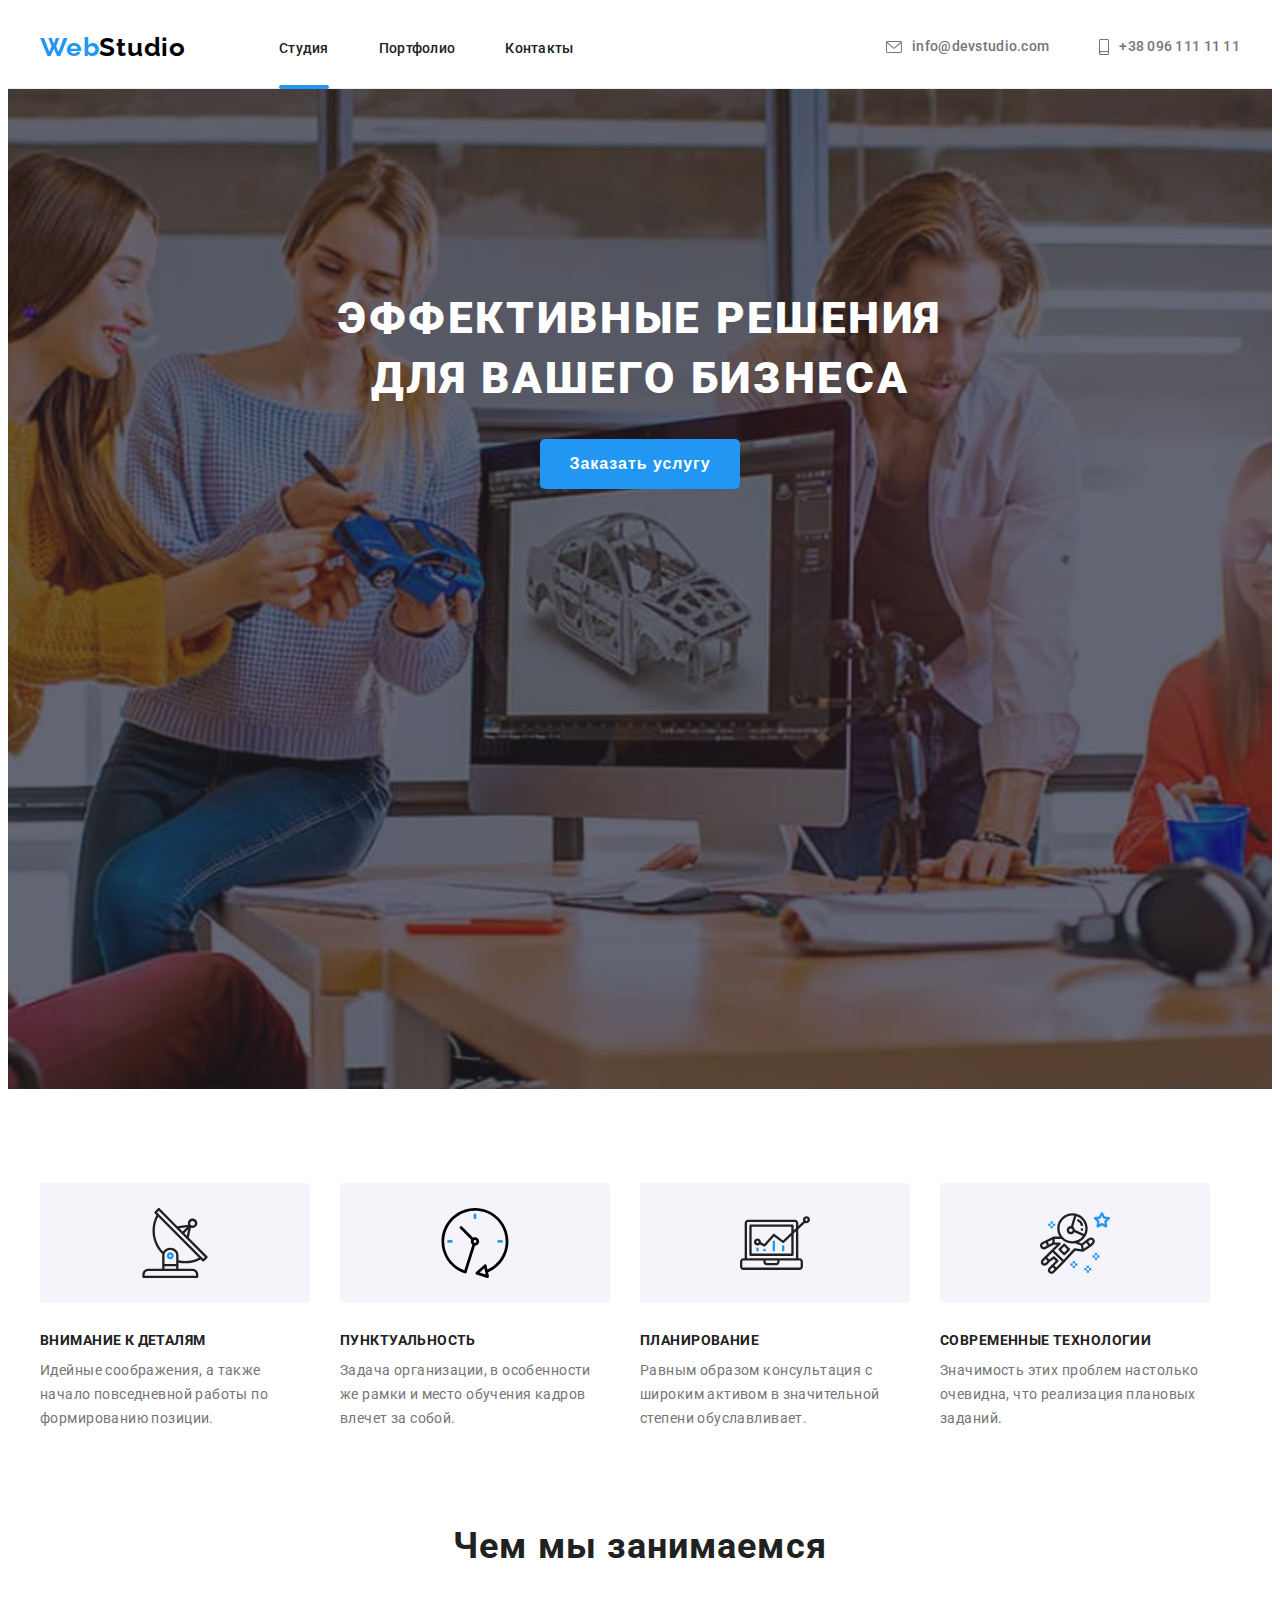
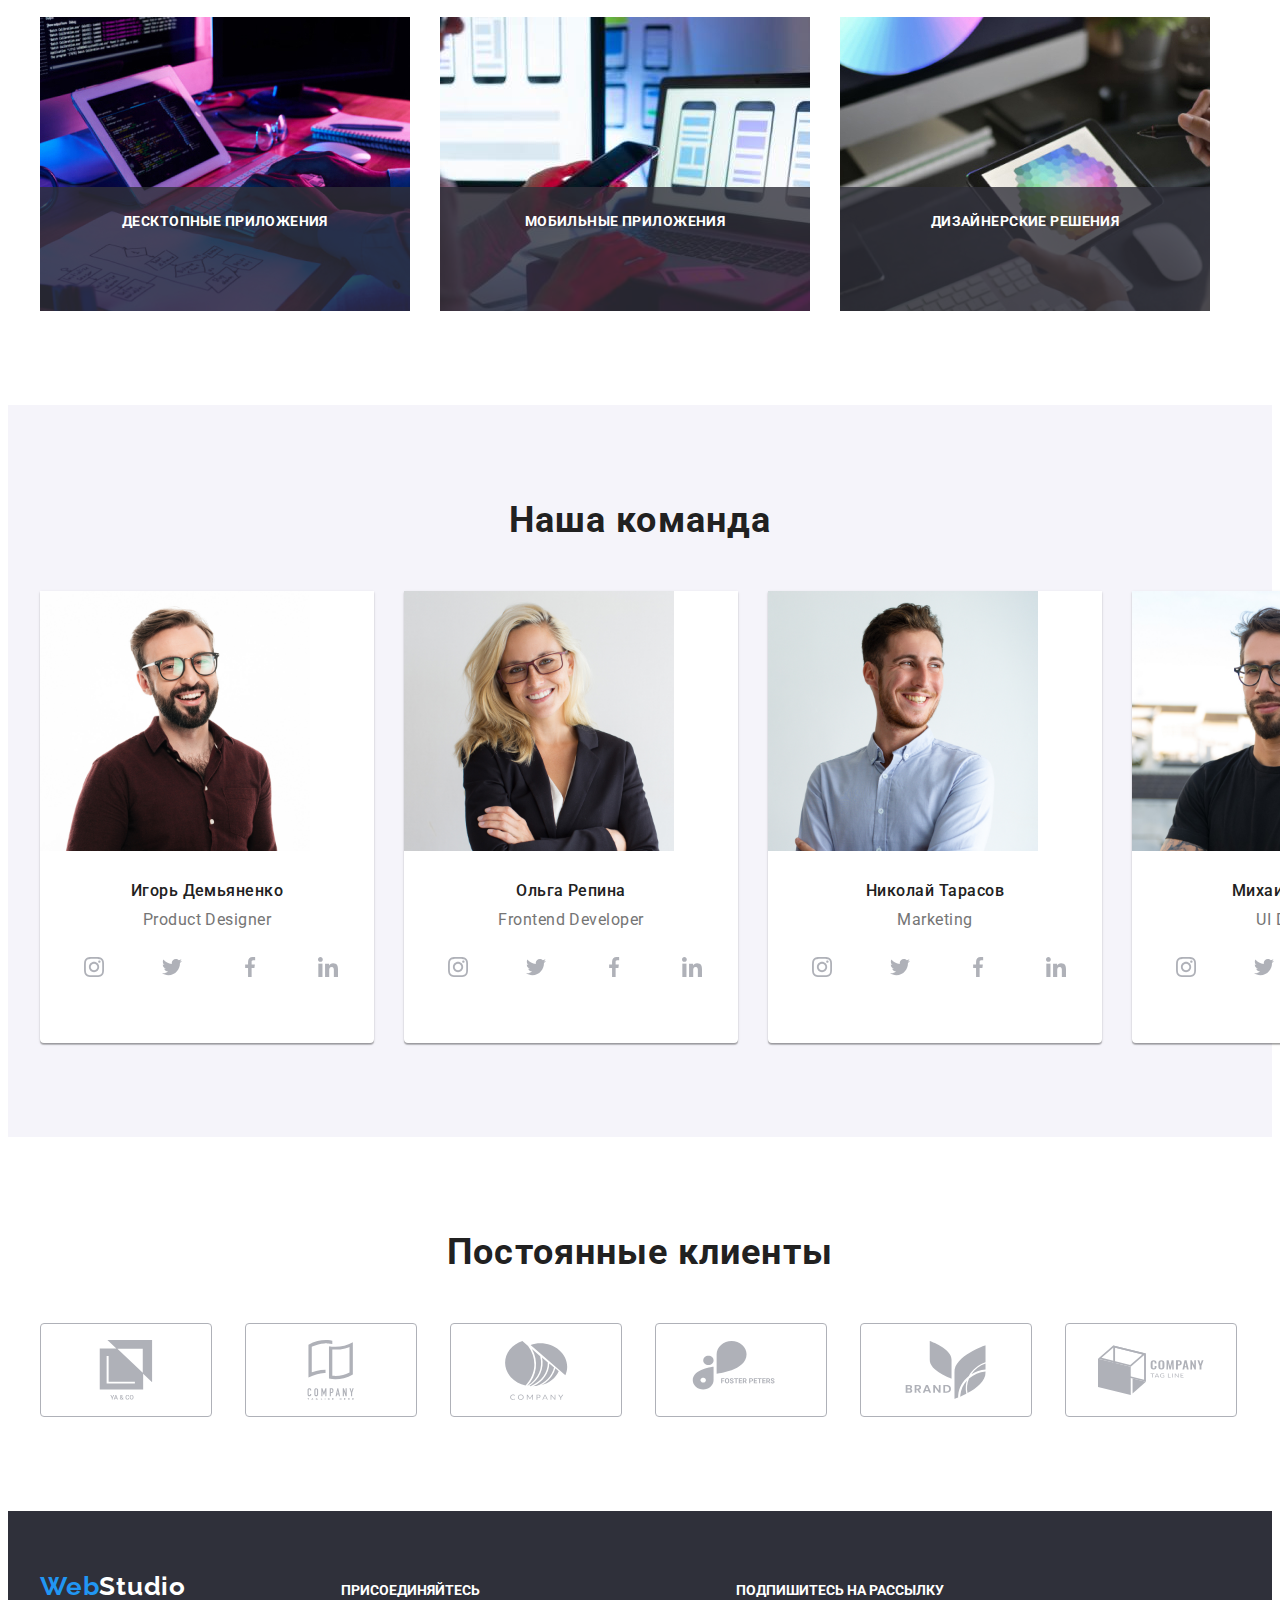
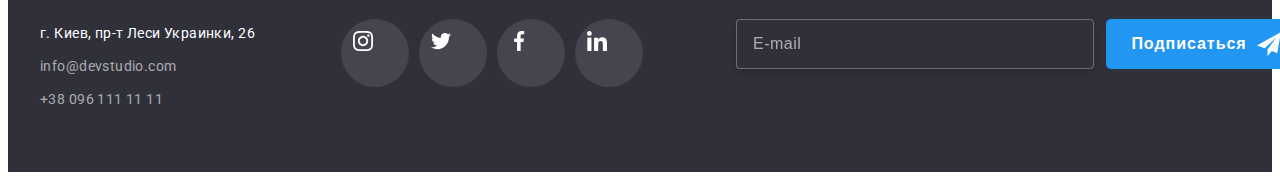
<file: index.html>
<!DOCTYPE html>
<html lang="ru">
    <head>
        <meta charset="UTF-8">
        <meta http-equiv="X-UA-Compatible" content="IE=edge">
        <meta name="viewport" content="width=device-width, initial-scale=1.0">      
        <title lang="en">WebStudio</title>
        <link rel="preconnect" href="https://fonts.googleapis.com">
        <link rel="preconnect" href="https://fonts.gstatic.com" crossorigin>
        <link href="https://fonts.googleapis.com/css2?family=Raleway:wght@700&family=Roboto:wght@400;500;700;900&display=swap"
        rel="stylesheet">
        <link rel="stylesheet" href="https://cdnjs.cloudflare.com/ajax/libs/modern-normalize/1.1.0/modern-normalize.min.css"
            integrity="sha512-wpPYUAdjBVSE4KJnH1VR1HeZfpl1ub8YT/NKx4PuQ5NmX2tKuGu6U/JRp5y+Y8XG2tV+wKQpNHVUX03MfMFn9Q=="
            crossorigin="anonymous" referrerpolicy="no-referrer" />
        <link rel="stylesheet" href="./css/main.min.css">
    </head>
    <body>
        <header class="header">
            <div class="container header__container ">
                <a href="./index.html" lang="en" class="header__logo link"><span class="header__logo__web">Web</span><span class="list header__logo__studio">Studio</span></a>
                <nav class="header__nav">
                    <ul class="header__menu-list list"> 
                        <li class="header__nav-item">
                            <a rel="nofollow" class="header__nav-item__header-link link current" href="./index.html">Студия</a>
                        </li>
                        <li class="header__nav-item">
                            <a rel="nofollow" class="header__nav-item__header-link link" href="./portfolio.html">Портфолио</a>
                        </li>
                        <li class="header__nav-item">
                            <a class="header__nav-item__header-link link" href="">Контакты</a>
                        </li>
                    </ul>
                </nav>
                <ul class="header__header-contacts list">
                    <li class="header__nav-item">
                        <a class="contact header__header-contact link" href="mailto:info@devstudio.com" >
                            <svg class="header__contact-icon" width="16px" height="12px">
                            <use href="./images/icons.svg#icon-mail">
                            </use>
                        </svg>info@devstudio.com
                        </a>
                    </li>
                    <li class="header__nav-item">
                        <a class="contact header__header-contact link"  href="tel:+380961111111">
                            <svg class="header__contact-icon" width="10px" height="16px">
                                <use href="./images/icons.svg#icon-smartphone">
                                </use>
                            </svg>
                            +38 096 111 11 11</a>
                    </li>
                </ul>
            </div>
        </header>
        <main>
                <section class="hero">
                    <div class="container hero-container" >
                        <h1 class="hero-title">ЭФФЕКТИВНЫЕ РЕШЕНИЯ<br/> ДЛЯ ВАШЕГО БИЗНЕСА</h1>
                        <button class="btn btn-index btn-shadow hero-btn btn-margin cursor" type="button" data-modal-open>Заказать услугу</button>
                        <div class="backdrop is-hidden" data-modal>
                            <div class="modal">
                            <button type="button" data-modal-close class="btn-modal">
                                <svg class="modal-close-icon cursor" width="11px" height="11px">
                                    <use href="./images/icons.svg#icon-ellips-x-close"></use>
                                </svg>
                            </button>
        <form action="#" class="modal-form">
            <p class="modal-form-head">Оставьте свои данные, мы вам перезвоним</p>
        
            <label class="modal-form-field">Имя
                <span class="modal-form-wrapper">
                    <input type="text" class="modal-form-input cursor" name="user-name" minlength="2" pattern="[a-zA-Zа-яёА-ЯЁ]+"
                        title="Имя должно содержать символы кириллицы или латиницы" required />
                    <svg class="modal-form-icon" width="18px" height="18px">
                        <use href="./images/icons.svg#icon-name-black"></use>
                    </svg>
                </span>
            </label>
        
            <label class="modal-form-field">Телефон
                <span class="modal-form-wrapper">
                    <input type="tel" class="modal-form-input cursor" name="user-tel" title="099-000-00-00"
                        pattern="[0-9]{3}-[0-9]{3}-[0-9]{2}-[0-9]{2}" />
                    <svg class="modal-form-icon" width="18px" height="18px">
                        <use href="./images/icons.svg#icon-tel-black"></use>
                    </svg>
                </span>
            </label>

            <label class="modal-form-field">Почта
                <span class="modal-form-wrapper">
                    <input type="email" class="modal-form-input cursor" name="mail" required/>
                    <svg class="modal-form-icon" width="18px" height="18px">
                        <use href="./images/icons.svg#icon-mail-black"></use>
                    </svg>
                </span>
            </label>
            <label class="modal-form-field">Комментарий
                <textarea class="modal-form-message cursor" name="user-message" placeholder="Введите текст"></textarea>
            </label>
            <input type="checkbox" id="accept-policy" class="modal-form-checkbox visually-hidden" 
            />
                <label for="accept-policy" class="modal-form-checkbox-label">Соглашаюсь с рассылкой и принимаю&nbsp;
                    <a href="#" class="modal-form-link"> Условия договора</a></label>
            <button class="btn btn-index btn-shadow hero-btn cursor" type="submit">Отправить</button>
        </form>
                    </div>
                        </div>
                    </div>
                </section>
            <section class="about">
                <div class="container">
                <ul class="list about-list">
                    <li class="about-container">
                        <div class="about-icon-background">
                            <svg class="abou-icon" width="70px" height="70px">
                                <use href="./images/icons.svg#icon-antenna"></use>
                            </svg>
                        </div>
                    <h3 class="about-title">Внимание к деталям</h3>
                    <p class="about-text"> Идейные соображения, а также начало повседневной работы по формированию позиции.</p>
                    </li>
                    <li class="about-container">
                        <div class="about-icon-background">
                            <svg class="abou-icon" width="70px" height="70px">
                                <use href="./images/icons.svg#icon-clock"></use>
                            </svg>
                        </div>
                    <h3 class="about-title">Пунктуальность</h3>
                    <p class="about-text">Задача организации, в особенности же рамки и место обучения кадров влечет за собой.</p>
                    </li>
                    <li class="about-container">
                        <div class="about-icon-background">
                            <svg class="abou-icon" width="70px" height="70px">
                                <use href="./images/icons.svg#icon-diagram"></use>
                            </svg>
                        </div>
                    <h3 class="about-title">Планирование</h3>
                    <p class="about-text">Равным образом консультация с широким активом в значительной степени обуславливает.</p>
                    </li>
                    <li class="about-container">
                        <div class="about-icon-background">
                            <svg class="abou-icon" width="70px" height="70px">
                                <use href="./images/icons.svg#icon-astronaut"></use>
                            </svg>
                        </div>
                    <h3 class="about-title">Современные технологии</h3>
                    <p class="about-text">Значимость этих проблем настолько очевидна, что реализация плановых заданий.</p>
                    </li>
                </ul>
                </div>
            </section>
        <section class="project">
            <div class="container">
                <h2 class="project-title">Чем мы занимаемся</h2>    
                    <ul class="list img-list-container">  
                        <li class="img-list">
                            <div class="img-list-text">
                                <img src="./images/box-1.jpg" alt="руки печатают на клавиатуре" width="370">
                                <div class="project-list-title">
                                <p class="project-title-text">Десктопные приложения</p>
                                </div>
                            </div>
                        </li>
                        <li class="img-list">
                            <div class="img-list-text">
                            <img src="./images/box-2.jpg" alt="одна рука дердит телефон, а втора работает на компьютере " width="370"/>
                            <p class="project-title-text">Мобильные приложения</p>
                            </div>
                        </li>
                        <li class="img-list">
                            <div class="img-list-text">
                                <img src="./images/img-4.jpg" alt="в одной руке планшет, втрая работает на нем" width="370"/>
                                <p class="project-title-text">Дизайнерские решения</p>
                            </div>
                        </li>
                    </ul>
            </div>
        </section>
        <section class="team">
            <div class="container">
            <h2 class="team-title">Наша команда</h2>
            <ul class="list team-container">
                <li class="team-information team-shadow">
                    <img src="./images/img-3.jpg" alt="Игорь Демьяненко" width="270"/>
                    <div class="team-list">
                    <h3 class="team-name ">Игорь Демьяненко</h3>
                    <p class="team-text" lang="en">Product Designer</p>
                        <ul class="list-icon list">
                            <li class="list-icon-item">
                                <a class="link icon-link" href="" >
                                    <svg class="icon-bottom icon" width="20px" height="20px">
                                        <use href="./images/icons.svg#icon-instagram"></use>
                                    </svg>
                                </a>
                            </li>
                            <li class="list-icon-item">
                                <a href="" class="link link-icon">
                                    <svg class="icon-bottom icon" width="20px" height="20px">
                                        <use href="./images/icons.svg#icon-twitter"></use>
                                    </svg>
                                </a>
                            </li>
                            <li class="list-icon-item">
                                <a href="" class="link link-icon">
                                    <svg class="icon-bottom icon" width="20px" height="20px">
                                        <use href="./images/icons.svg#icon-facebook"></use>
                                    </svg>
                                </a>
                            </li>
                            <li class="list-icon-item">
                                <a href="" class="link link-icon">
                                    <svg class="icon-bottom icon" width="20px" height="20px">
                                        <use href="./images/icons.svg#icon-linkedin"></use>
                                    </svg>
                                </a>
                            </li>
                        </ul>
                    </div>
                </li>
                <li class="team-information team-shadow">
                    <img src="./images/img-2.jpg" alt="Ольга Репина" width="270"/>
                    <div class="team-list">
                    <h3 class="team-name">Ольга Репина</h3>
                    <p class="team-text" lang="en">Frontend Developer</p>
                    <ul class="list-icon">
                        <li class="list-icon-item list">
                            <a href="" class="link link-icon">
                                <svg class="icon-bottom icon" width="20px" height="20px">
                                    <use href="./images/icons.svg#icon-instagram"></use>
                                </svg>
                            </a>
                        </li>
                        <li class="list-icon-item list">
                            <a href="" class="link link-icon">
                                <svg class="icon-bottom icon" width="20px" height="20px">
                                    <use href="./images/icons.svg#icon-twitter"></use>
                                </svg>
                            </a>
                        </li>
                        <li class="list-icon-item list">
                            <a href="" class="link link-icon">
                                <svg class="icon-bottom icon" width="20px" height="20px">
                                    <use href="./images/icons.svg#icon-facebook"></use>
                                </svg>
                            </a>
                        </li>
                        <li class="list-icon-item list">
                            <a href="" class="link link-icon">
                                <svg class="icon-bottom icon" width="20px" height="20px">
                                    <use href="./images/icons.svg#icon-linkedin"></use>
                                </svg>
                            </a>
                        </li>
                    </ul>
                    </div>
                </li>
                <li class="team-information team-shadow">
                    <img src="./images/img-1.jpg" alt="Николай Тарасов" width="270"/>
                    <div class="team-list">
                    <h3 class="team-name">Николай Тарасов</h3>
                    <p class="team-text" lang="en">Marketing</p>
                    <ul class="list-icon">
                        <li class="list-icon-item list">
                            <a href="" class="link link-icon">
                                <svg class="icon-bottom icon" width="20px" height="20px">
                                    <use href="./images/icons.svg#icon-instagram"></use>
                                </svg>
                            </a>
                        </li>
                        <li class="list-icon-item list">
                            <a href="" class="link link-icon">
                                <svg class="icon-bottom icon" width="20px" height="20px">
                                    <use href="./images/icons.svg#icon-twitter"></use>
                                </svg>
                            </a>
                        </li>
                        <li class="list-icon-item list">
                            <a href="" class="link link-icon">
                                <svg class="icon-bottom icon" width="20px" height="20px">
                                    <use href="./images/icons.svg#icon-facebook"></use>
                                </svg>
                            </a>
                        </li>
                        <li class="list-icon-item list">
                            <a href="" class="link link-icon">
                                <svg class="icon-bottom icon" width="20px" height="20px">
                                    <use href="./images/icons.svg#icon-linkedin"></use>
                                </svg>
                            </a>
                        </li>
                    </ul>
                    </div>
                </li>
                <li class="team-information team-shadow">
                    <img src="./images/img.jpg" alt="Михаил Ермаков" width="270"/>
                    <div class="team-list">
                    <h3 class="team-name">Михаил Ермаков</h3>
                    <p class="team-text" lang="en">UI Designer</p>
                    <ul class="list-icon">
                        <li class="list-icon-item list">
                            <a href="" class="link link-icon">
                                <svg class="icon-bottom icon" width="20px" height="20px">
                                    <use href="./images/icons.svg#icon-instagram"></use>
                                </svg>
                            </a>
                        </li>
                        <li class="list-icon-item list">
                            <a href="" class="link link-icon">
                                <svg class="icon-bottom icon" width="20px" height="20px">
                                    <use href="./images/icons.svg#icon-twitter"></use>
                                </svg>
                            </a>
                        </li>
                        <li class="list-icon-item list">
                            <a href="" class="link link-icon">
                                <svg class="icon-bottom icon" width="20px" height="20px">
                                    <use href="./images/icons.svg#icon-facebook"></use>
                                </svg>
                            </a>
                        </li>
                        <li class="list-icon-item list">
                            <a href="" class="link link-icon">
                                <svg class="icon-bottom icon" width="20px" height="20px">
                                    <use href="./images/icons.svg#icon-linkedin"></use>
                                </svg>
                            </a>
                        </li>
                    </ul>
                    </div>
                </li>
            </ul>
            </div>
        </section>
        <section class="clients">
            <div class="container">
                <h2 class="clients-title">Постоянные клиенты</h2>
                <ul class="clients-list list">
                    <li class="clients-box">
                        <a href="" class="link clients-name">
                            <svg class="clients-icon" width="106px" height="60px">
                                <use href="./images/icons.svg#icon-ya--co1">
                                </use>
                            </svg>
                        </a>
                    </li>
                    <li class="clients-box">
                        <a href="" class="link clients-name">
                            <svg class="clients-icon" width="106px" height="60px">
                                <use href="./images/icons.svg#icon-company-tag-line-here2">
                                </use>
                            </svg>
                        </a>
                    </li>
                    <li class="clients-box">
                        <a href="" class="link clients-name">
                            <svg class="clients-icon" width="106px" height="60px">
                                <use href="./images/icons.svg#icon-company3">
                                </use>
                            </svg>
                        </a>
                    </li>
                    <li class="clients-box">
                        <a href="" class="link clients-name">
                            <svg class="clients-icon" width="106px" height="60px">
                                <use href="./images/icons.svg#icon-foster-peters4">
                                </use>
                            </svg>
                        </a>
                    </li>
                    <li class="clients-box">
                        <a href="" class="link clients-name">
                            <svg class="clients-icon" width="106px" height="60px">
                                <use href="./images/icons.svg#icon-brand5">
                                </use>
                            </svg>
                        </a>
                    </li>
                    <li class="clients-box">
                        <a href="" class="link clients-name">
                            <svg class="clients-icon" width="106px" height="60px">
                                <use href="./images/icons.svg#icon-company-tag-line6">
                                </use>
                            </svg>
                        </a>
                    </li>
                </ul>
            </div>
        </section>
        </main>
        <footer class="footer">
            <div class="container footer-container">
                <div class="bootom-address">
                    <a href="./index.html" lang="en" class="footer__logo link"><span class="header__logo__web">Web</span><span class="list footer-studio">Studio</span></a>
                <ul class="list contact contact-footer">
                    <li>
                        <a class="contact footer-contact-address link" rel="nofollow" href="https://goo.gl/maps/RQNWH9hSLdEnsy7u5" target="_blank">г. Киев, пр-т Леси Украинки, 26</a>
                    </li>
                    <li class="contact-footer-information">
                        <a class="contact footer-contact link" href="mailto:info@devstudio.com">info@devstudio.com</a>
                    </li>
                    <li class="contact-footer-information">
                        <a class="contact footer-contact link" href="tel:+380961111111">+38 096 111 11 11</a>
                    </li>
                </ul>
            </div>
            <div class="footer-icon">
                <h3 class="footer-icon-title">Присоединяйтесь</h3>
                <ul class="footer-list-icon list">
                    <li class="footer-list-icon-item">
                        <a class="link footer-link-icon" href="">
                            <svg class="footer-icon-bottom icon" width="20px" height="20px">
                                <use href="./images/icons.svg#icon-instagram"></use>
                            </svg>
                        </a>
                    </li>
                    <li class="footer-list-icon-item">
                        <a href="" class="link footer-link-icon">
                            <svg class="footer-icon-bottom icon" width="20px" height="20px">
                                <use href="./images/icons.svg#icon-twitter"></use>
                            </svg>
                        </a>
                    </li>
                    <li class="footer-list-icon-item">
                        <a href="" class="link footer-link-icon">
                            <svg class="footer-icon-bottom icon" width="20px" height="20px">
                                <use href="./images/icons.svg#icon-facebook"></use>
                            </svg>
                        </a>
                    </li>
                    <li class="footer-list-icon-item">
                        <a href="" class="link footer-link-icon">
                            <svg class="footer-icon-bottom icon" width="20px" height="20px">
                                <use href="./images/icons.svg#icon-linkedin"></use>
                            </svg>
                        </a>
                    </li>
                </ul>
                </div>
                <div class="footer-icon-second">
                    <h3 class="footer-icon-title">Подпишитесь на рассылку</h3>
                        <form action="#" class="footer-form">
                            <label class="footer-form-title"></label>
                                <input type="email" class="footer-form-input cursor" name="mail"  placeholder="E-mail" required/>
                                    <div>
                                        <button type="submit" class="btn btn-index  btn-shadow  hero-btn footer-form-btn cursor footer-btn">Подписаться
                                            <svg class="footer-icon-btn icon" width="24px" height="24px">
                                                <use href="./images/icons.svg#icon-icon-send"></use>
                                            </svg>
                                        </button>
                                    </div>
                        </form>
                </div>
            </div>
        </footer>
        <script src="./js/modal.js"></script>
    </body>
</html>
</file>
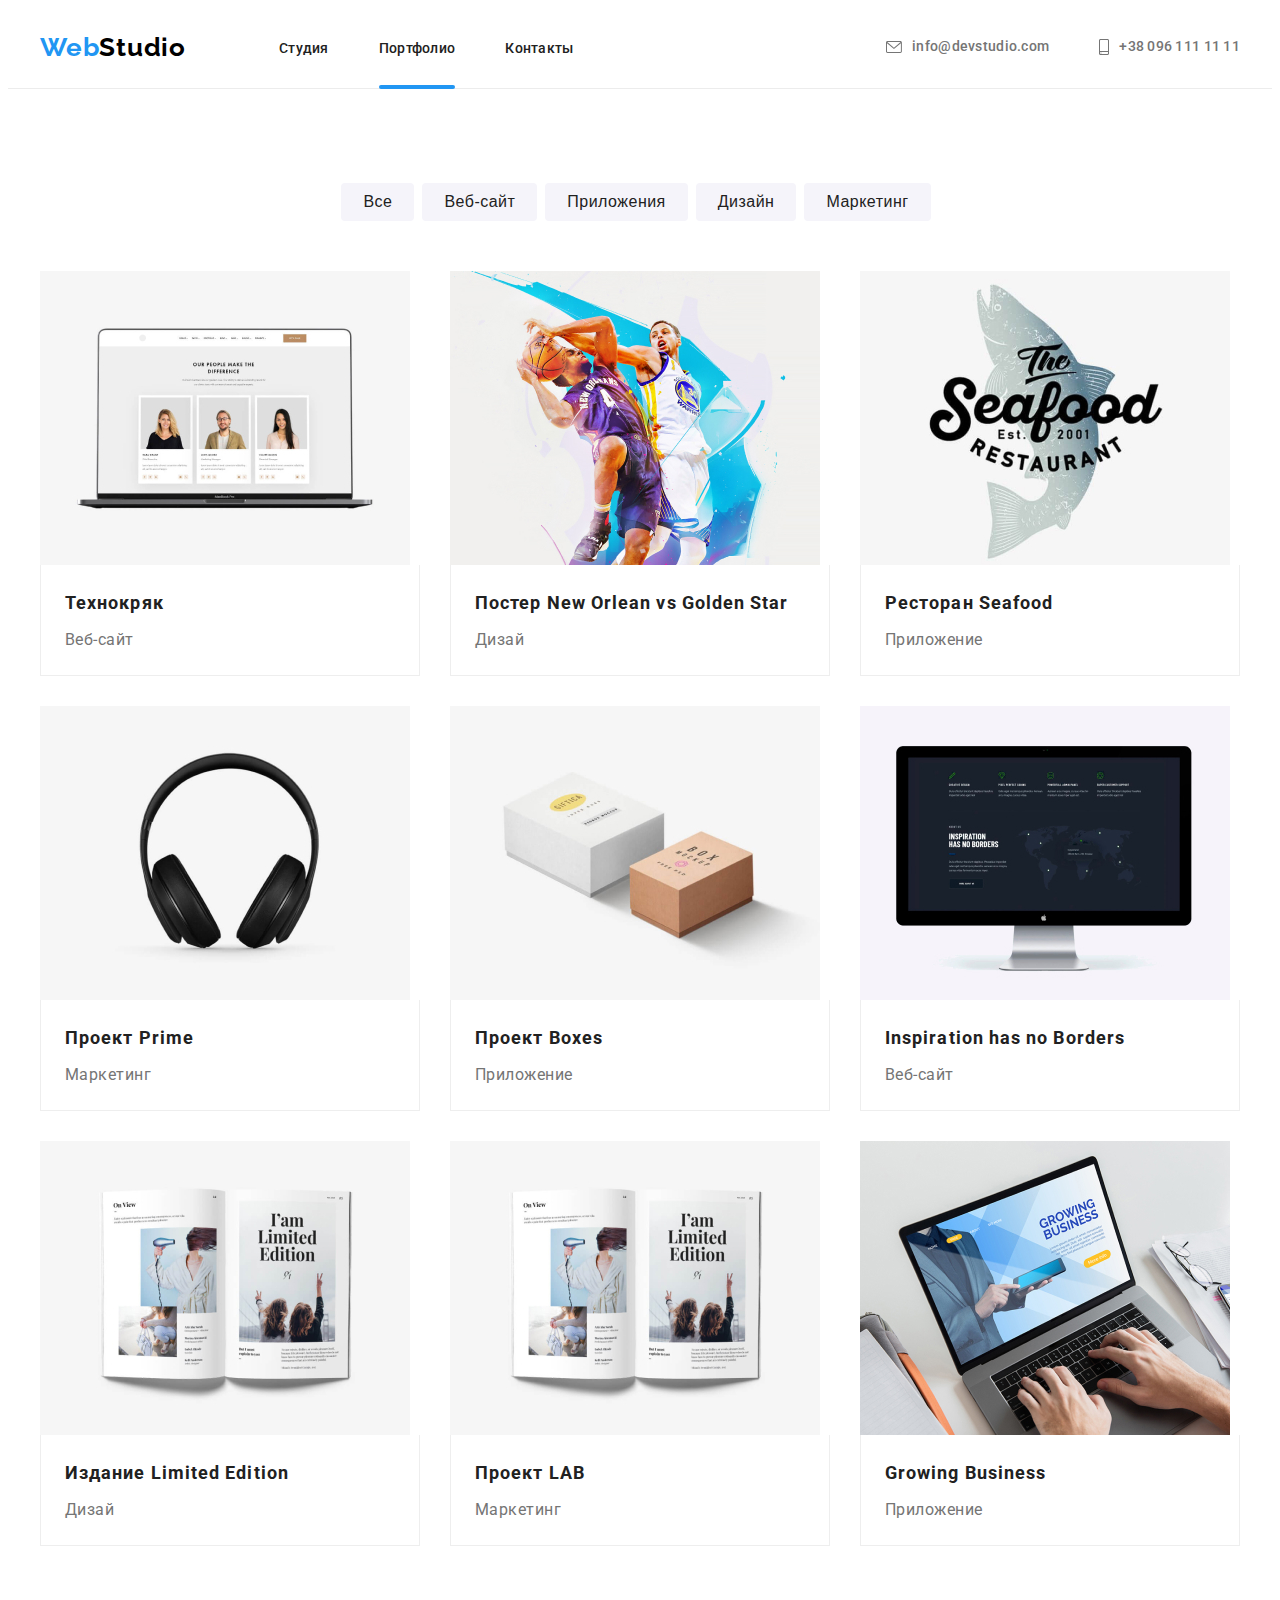
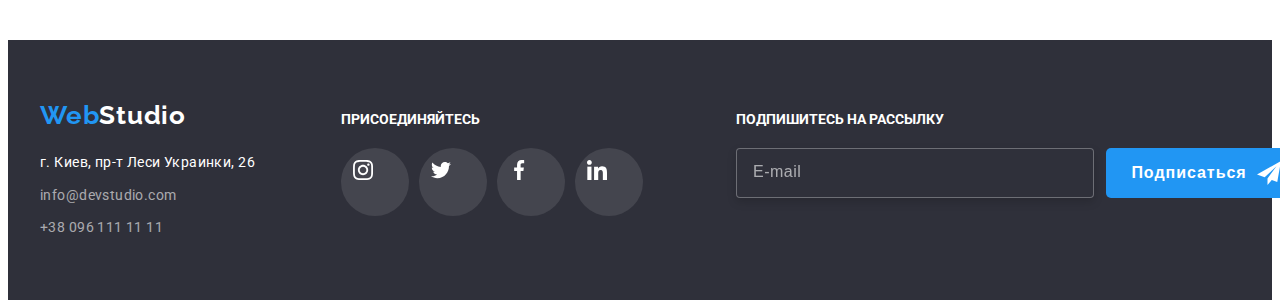
<file: portfolio.html>
<!DOCTYPE html>
<html lang="ru">

<head>
    <meta charset="UTF-8">
    <meta http-equiv="X-UA-Compatible" content="IE=edge">
    <meta name="viewport" content="width=device-width, initial-scale=1.0">
    <title lang="en">WebStudio</title>
    <link rel="preconnect" href="https://fonts.googleapis.com">
    <link rel="preconnect" href="https://fonts.gstatic.com" crossorigin>
    <link href="https://fonts.googleapis.com/css2?family=Raleway:wght@700&family=Roboto:wght@400;500;700;900&display=swap" rel="stylesheet">
    <link rel="stylesheet" href="https://cdnjs.cloudflare.com/ajax/libs/modern-normalize/1.1.0/modern-normalize.min.css"
        integrity="sha512-wpPYUAdjBVSE4KJnH1VR1HeZfpl1ub8YT/NKx4PuQ5NmX2tKuGu6U/JRp5y+Y8XG2tV+wKQpNHVUX03MfMFn9Q=="
        crossorigin="anonymous" referrerpolicy="no-referrer" />
    <link rel="stylesheet" href="./css/main.min.css">
</head>
<body>
        <header class="header">
            <div class="container header__container ">
                    <a href="./index.html" lang="en" class="header__logo link"><span class="header__logo__web">Web</span><span
                            class="list header__logo__studio">Studio</span></a>
                <nav class="header__nav">
                    <ul class="header__menu-list list">
                        <li class="header__nav-item">
                            <a rel="nofollow" class="header__nav-item__header-link link" href="./index.html">Студия</a>
                        </li>
                        <li class="header__nav-item">
                            <a rel="nofollow" class="header__nav-item__header-link link current" href="./portfolio.html">Портфолио</a>
                        </li>
                        <li class="header__nav-item">
                            <a class="header__nav-item__header-link link" href="">Контакты</a>
                        </li>
                    </ul>
                </nav>
                <ul class="header__header-contacts list">
                    <li class="header__nav-item">
                        <a class="contact header__header-contact link" href="mailto:info@devstudio.com">
                            <svg class="header__contact-icon" width="16px" height="12px">
                                <use href="./images/icons.svg#icon-mail">
                                </use>
                            </svg>info@devstudio.com
                        </a>
                    </li>
                    <li class="header__nav-item">
                        <a class="contact header__header-contact link" href="tel:+380961111111">
                            <svg class="header__contact-icon" width="10px" height="16px">
                                <use href="./images/icons.svg#icon-smartphone">
                                </use>
                            </svg>
                            +38 096 111 11 11</a>
                    </li>
                </ul>
            </div>
        </header>
<main>
    <section class="gallery">
        <div class="container">
        <h2 class="visually-hidden">Галерея</h2>
        <ul class="list btn btn-container">     
            <li class="btn-portfolio">  
            <button class="btn btn-item btn-black btn-white btn-shadow cursor" type="button">Все</button>
            <a href="#Веб-сайт"></a>
            </li>
            <li class="btn-portfolio">
            <button class="btn btn-item btn-black btn-white btn-shadow cursor" type="button">Веб-сайт</button>
            <a href="#Приложения"></a>
            </li>
            <li class="btn-portfolio">
            <button class="btn btn-item btn-black btn-white btn-shadow cursor" type="button">Приложения</button>
            <a href="#Все"></a>
            </li>
            <li class="btn-portfolio">
            <button class="btn btn-item btn-black btn-white btn-shadow cursor" type="button">Дизайн</button>
            <a  href="#Дизайн"></a>
            </li>
            <li class="btn-portfolio">
            <button class="btn btn-item btn-black btn-white btn-shadow cursor" type="button">Маркетинг</button>
            <a href="#Маркетинг"></a>
            </li>
        </ul>
        <ul class="list gallery-list">
            <li class="gallery-item">
                <a class="link gallery-link" href="">
                    <div class="gallery-item-wrap">
                        <img class="gallery-item-icon" src="./images/1computer.jpg" alt="Computer" width="370">
                            <p class="gallery-picture-text">Технокряк это современная площадка распространения коронавируса. Компании используют
                        эту
                        платформу для цифрового
                        шпионажа и атак на защищённые сервера конкурентов.</p>
                    </div>
                    <div class="gallery-card">
                        <h3 class="gallery-title">Технокряк</h3>
                            <p class="gallery-text">Веб-сайт</p>
                    </div>
                </a>
            </li>
            <li class="gallery-item">
                <a class="link gallery-link" href="">
                    <div class="gallery-item-wrap">
                        <img src="./images/2basketball.jpg" alt="Basketball" width="370">
                            <p class="gallery-picture-text" lang="en">Lorem ipsum dolor sit amet, consectetur adipiscing elit. Suspendisse rutrum auctor enim, vitae viverra sem ultricies
                        eget. Curabitur ac scelerisque.</p>
                    </div>
                    <div class="gallery-card">
                        <h3 class="gallery-title">Постер<span lang="en"> New Orlean vs Golden Star</span></h3>
                            <p class="gallery-text">Дизай</p>
                    </div>
                </a>
            </li>
            <li class="gallery-item">
                <a class="link gallery-link" href="">
                    <div class="gallery-item-wrap">
                        <img src="./images/3seafood.jpg" alt="Seafood" width="370">
                            <p class="gallery-picture-text">Lorem ipsum dolor sit amet, consectetur adipiscing elit. Suspendisse rutrum auctor enim,
                        vitae viverra sem ultricies
                        eget. Curabitur ac scelerisque.</p>
                    </div>
                    <div class="gallery-card">
                        <h3 class="gallery-title">Ресторан <span lang="en"> Seafood</span></h3>
                            <p class="gallery-text">Приложение</p>
                    </div>
                </a>
            </li>
            <li class="gallery-item">
                <a class="link gallery-link" href="">
                    <div class="gallery-item-wrap">
                        <img src="./images/4headphones.jpg" alt="Headphones" width="370">
                            <p class="gallery-picture-text" lang="en">Lorem ipsum dolor sit amet, consectetur adipiscing elit. Suspendisse rutrum auctor enim,
                        vitae viverra sem ultricies
                        eget. Curabitur ac scelerisque.</p>
                    </div>
                    <div class="gallery-card">
                        <h3 class="gallery-title">Проект <span lang="en">Prime</span></h3>
                            <p class="gallery-text">Маркетинг</p>
                    </div>
                </a>
            </li>
            <li class="gallery-item">
                <a class="link gallery-link" href="">
                    <div class="gallery-item-wrap">
                        <img src="./images/5boxes.jpg" alt="Boxes" width="370">
                            <p class="gallery-picture-text" lang="en">Lorem ipsum dolor sit amet, consectetur adipiscing elit. Suspendisse rutrum auctor enim,
                        vitae viverra sem ultricies
                        eget. Curabitur ac scelerisque.</p>
                    </div>
                    <div class="gallery-card">
                        <h3 class="gallery-title">Проект <span lang="en">Boxes</span></h3>
                        <p class="gallery-text">Приложение</p>
                    </div>
                </a>
            </li>
            <li class="gallery-item">
                <a class="link gallery-link" href="">
                    <div class="gallery-item-wrap">
                        <img src="./images/6monitor.jpg" alt="Monitore" width="370">
                            <p class="gallery-picture-text" lang="en">Lorem ipsum dolor sit amet, consectetur adipiscing elit. Suspendisse rutrum auctor enim,
                        vitae viverra sem ultricies
                        eget. Curabitur ac scelerisque.</p>
                    </div>
                    <div class="gallery-card">
                        <h3 class="gallery-title"><span lang="en">Inspiration has no Borders</span></h3>
                        <p class="gallery-text">Веб-сайт</p>
                    </div>
                </a>
            </li>
            <li class="gallery-item">
                <a class="link gallery-link" href="">
                    <div class="gallery-item-wrap">
                        <img src="./images/7book.jpg" alt="Book" width="370">
                            <p class="gallery-picture-text" lang="en">Lorem ipsum dolor sit amet, consectetur adipiscing elit. Suspendisse rutrum auctor enim,
                        vitae viverra sem ultricies
                        eget. Curabitur ac scelerisque.</p>
                    </div>
                    <div class="gallery-card">
                        <h3 class="gallery-title">Издание <span lang="en">Limited Edition</span></h3>
                        <p class="gallery-text">Дизай</p>
                    </div>
                </a>
            </li>
            <li class="gallery-item">
                <a class="link gallery-link" href="">
                    <div class="gallery-item-wrap">
                        <img src="./images/7book.jpg" alt="Book" width="370">
                            <p class="gallery-picture-text" lang="en">Lorem ipsum dolor sit amet, consectetur adipiscing elit. Suspendisse rutrum auctor enim,
                        vitae viverra sem ultricies
                        eget. Curabitur ac scelerisque.</p>
                    </div>
                    <div class="gallery-card">
                        <h3 class="gallery-title">Проект <span lang="en">LAB</span></h3>
                            <p class="gallery-text">Маркетинг</p>
                    </div>
                </a>
            </li>
            <li class="gallery-item">
                <a class="link gallery-link" href="">
                    <div class="gallery-item-wrap">
                        <img src="./images/9work-on-computer.jpg" alt="Work on computer" width="370">
                            <p class="gallery-picture-text" lang="en">Lorem ipsum dolor sit amet, consectetur adipiscing elit. Suspendisse rutrum auctor enim,
                        vitae viverra sem ultricies
                        eget. Curabitur ac scelerisque.</p>
                    </div>
                    <div class="gallery-card">
                        <h3 class="gallery-title"><span lang="en">Growing Business</span></h3>
                            <p class="gallery-text">Приложение</p>
                    </div>
                </a>
            </li>
        </ul>
        </div>
    </section>
</main>
    <footer class="footer">
        <div class="container footer-container">
            <div class="bootom-address">
                <a href="./index.html" lang="en" class="footer__logo link"><span class="header__logo__web">Web</span><span class="list footer-studio">Studio</span></a>
                    <ul class="list contact contact-footer">
                        <li>
                            <a class="contact footer-contact-address link" rel="nofollow"
                                href="https://goo.gl/maps/RQNWH9hSLdEnsy7u5" target="_blank">г. Киев, пр-т Леси Украинки, 26</a>
                        </li>
                        <li class="contact-footer-information">
                            <a class="contact footer-contact link" href="mailto:info@devstudio.com">info@devstudio.com</a>
                        </li>
                        <li class="contact-footer-information">
                            <a class="contact footer-contact link" href="tel:+380961111111">+38 096 111 11 11</a>
                        </li>
                    </ul>
                </div>
                <div class="footer-icon">
                    <h3 class="footer-icon-title">Присоединяйтесь</h3>
                    <ul class="footer-list-icon list">
                        <li class="footer-list-icon-item">
                            <a class="link footer-link-icon" href="">
                                <svg class="footer-icon-bottom icon" width="20px" height="20px">
                                    <use href="./images/icons.svg#icon-instagram"></use>
                                </svg>
                            </a>
                        </li>
                        <li class="footer-list-icon-item">
                            <a href="" class="link footer-link-icon">
                                <svg class="footer-icon-bottom icon" width="20px" height="20px">
                                    <use href="./images/icons.svg#icon-twitter"></use>
                                </svg>
                            </a>
                        </li>
                        <li class="footer-list-icon-item">
                            <a href="" class="link footer-link-icon">
                                <svg class="footer-icon-bottom icon" width="20px" height="20px">
                                    <use href="./images/icons.svg#icon-facebook"></use>
                                </svg>
                            </a>
                        </li>
                        <li class="footer-list-icon-item">
                            <a href="" class="link footer-link-icon">
                                <svg class="footer-icon-bottom icon" width="20px" height="20px">
                                    <use href="./images/icons.svg#icon-linkedin"></use>
                                </svg>
                            </a>
                        </li>
                    </ul>
                </div>
                <div class="footer-icon-second">
                    <h3 class="footer-icon-title">Подпишитесь на рассылку</h3>
                    <form action="#" class="footer-form">
                        <label class="footer-form-title"></label>
                        <input type="email" class="footer-form-input cursor" name="mail" placeholder="E-mail" required />
                        <div>
                            <button type="submit"
                                class="btn btn-index  btn-shadow  hero-btn footer-form-btn cursor footer-btn">Подписаться
                                <svg class="footer-icon-btn icon" width="24px" height="24px">
                                    <use href="./images/icons.svg#icon-icon-send"></use>
                                </svg>
                            </button>
                        </div>
                    </form>
                </div>
        </div>
    </footer>
</body>
</html>
</file>
<file: css/main.min.css>
:root {
  --header-color: #ffffff;
  --primary-text-color: #757575;
  --second-text-color: #000000;
  --third-text-color: #9da4bd;
  --primary-title-color: #ffffff;
  --secondary-title-color: #212121;
  --accent-color: #2196f3;
  --accent-color-icon: #f5f4fa;
  --standart-color-icon: #afb1b8;
}
.visually-hidden {
  position: absolute;
  white-space: nowrap;
  width: 1px;
  height: 1px;
  overflow: hidden;
  border: 0;
  padding: 0;
  clip: rect(0 0 0 0);
  clip-path: inset(50%);
  margin: -1px;
}
p,
h1,
h2,
h3,
h4,
h5,
h6 {
  margin: 0;
}
ul {
  margin: 0;
  padding: 0;
}
img {
  display: block;
}
body {
  font-family: "Roboto", sans-serif;
}
.list {
  list-style: none;
}
.link {
  text-decoration: none;
}
.container {
  width: 1200px;
  padding-left: 15px;
  padding-right: 15px;
  margin: 0 auto;
}
.contact:hover,
.contact:focus {
  color: var(--accent-color);
  transition: transform 500ms cubic-bezier(0.4, 0, 0.2, 1);
}
.contact {
  transition: color 250ms cubic-bezier(0.4, 0, 0.2, 1);
}
.btn-shadow:hover,
.btn-shadow:focus {
  filter: drop-shadow(0px 4px 4px rgba(0, 0, 0, 0.25));
}
.cursor {
  cursor: pointer;
}
.hero-btn {
  font-weight: 700;
  font-size: 16px;
  line-height: 1.87;
  display: flex;
  letter-spacing: 0.06em;
  color: var(--primary-title-color);
  background: var(--accent-color);
}
.hero-btn {
  background-color: var(--accent-color);
}
.btn-index {
  border: 1px var(--second-text-color);
  border-radius: 5px;
  min-width: 200px;
  margin: 0 auto;
  height: 50px;
  align-items: center;
  justify-content: center;
}
.btn-margin {
  margin-top: 30px;
}
.modal {
  position: absolute;
  top: 50%;
  left: 50%;
  transform: translate(-50%, -50%);
  min-width: 528px;
  min-height: 581px;
  background: var(--primary-title-color);
  border-radius: 4px;
  padding: 40px;
}
.backdrop {
  position: fixed;
  top: 0;
  left: 0;
  width: 100%;
  height: 100%;
  background: rgba(0, 0, 0, 0.2);
  z-index: 2;
  transition: transform 250ms cubic-bezier(0.4, 0, 0.2, 1);
}
.backdrop.is-hidden {
  opacity: 0;
  pointer-events: none;
}
.modal-btn {
  border: 1px solid #999999;
  background-color: transparent;
  width: 30px;
  height: 30px;
  border-radius: 50%;
  position: absolute;
  top: 10px;
  right: 10px;
  display: flex;
  align-items: center;
  justify-content: center;
  color: #999999;
  transition: color 250ms cubic-bezier(0.4, 0, 0.2, 1);
}
.modal-btn:hover,
.modal-btn:focus {
  color: var(--accent-color);
}
.modal-form {
  display: flex;
  flex-direction: column;
}
.modal-form-head {
  font-weight: 700;
  font-size: 20px;
  line-height: 1.15;
  text-align: center;
  letter-spacing: 0.03em;
  color: var(--secondary-title-color);
  margin-bottom: 12px;
}
.modal-form-field {
  font-weight: 400;
  font-size: 12px;
  line-height: 1.16;
  letter-spacing: 0.01em;
  color: var(--primary-text-color);
  margin-bottom: 10px;
}
.modal-form-wrapper {
  position: relative;
  display: block;
  margin-top: 6px;
}
.modal-form-input {
  width: 100%;
  height: 40px;
  padding-left: 42px;
  border: 1px solid rgba(33, 33, 33, 0.2);
  box-sizing: border-box;
  border-radius: 4px;
  transition: border-color 250ms cubic-bezier(0.4, 0, 0.2, 1);
}
.modal-form-input:focus {
  outline: none;
  border-color: var(--accent-color);
}
.modal-form-icon {
  display: block;
  width: 18px;
  height: 18px;
  position: absolute;
  top: 50%;
  left: 12px;
  transform: translateY(-50%);
  transition: background-color 250ms cubic-bezier(0.4, 0, 0.2, 1);
}
.modal-form-input:focus + .modal-form-icon {
  fill: var(--accent-color);
}
.modal-form-message {
  width: 100%;
  height: 120px;
  margin-top: 6px;
  padding: 12px 16px;
  border: 1px solid rgba(33, 33, 33, 0.2);
  box-sizing: border-box;
  border-radius: 4px;
  resize: none;
  transition: border-color 250ms cubic-bezier(0.4, 0, 0.2, 1);
}
.modal-form-message::placeholder {
  font-weight: 400;
  font-size: 14px;
  line-height: 1.14;
  letter-spacing: 0.01em;
  color: rgba(117, 117, 117, 0.5);
}
.modal-form-message:focus {
  outline: none;
  border-color: var(--accent-color);
}
.modal-form-link {
  font-weight: normal;
  font-size: 14px;
  line-height: 1.71;
  letter-spacing: 0.03em;
  text-decoration-line: underline;
  color: var(--accent-color);
}
.btn-modal {
  display: flex;
  align-items: center;
  justify-content: center;
  width: 30px;
  height: 30px;
  position: absolute;
  top: 8px;
  right: 8px;
  border: 1px solid;
  border-radius: 50%;
  background: var(--primary-title-color);
  border: 1px solid rgba(0, 0, 0, 0.1);
  box-sizing: border-box;
  box-shadow: 0px 1px 3px rgba(0, 0, 0, 0.12), 0px 1px 1px rgba(0, 0, 0, 0.14),
    0px 2px 1px rgba(0, 0, 0, 0.2);
}
.modal-close-icon {
  color: var(--primary-title-color);
  transition: color 250ms cubic-bezier(0.4, 0, 0.2, 1);
}
.modal-close-icon:hover,
.modal-close-icon:focus {
  fill: var(--accent-color);
}
.btn-shadow {
  transition: filter 250ms cubic-bezier(0.4, 0, 0.2, 1);
}
.modal-form-checkbox-label {
  display: flex;
  align-items: center;
  justify-content: center;
  font-weight: 400;
  font-size: 14px;
  line-height: 1.71;
  letter-spacing: 0.03em;
  color: var(--primary-text-color);
  margin-bottom: 30px;
}
.modal-form-checkbox-label::before {
  display: block;
  content: "";
  width: 16px;
  height: 15px;
  margin-right: 6px;
  border-radius: 2px;
  border: 2px solid #212121;
  cursor: pointer;
}
.modal-form-checkbox:checked + .modal-form-checkbox-label::before {
  background-color: var(--accent-color);
  background-image: url(../images/icon-check.svg);
  border-color: var(--accent-color);
  background-size: contain;
  background-origin: border-box;
  background-repeat: no-repeat;
  background-position: center;
}
.modal-form-checkbox:focus + .modal-form-checkbox-label::before {
  outline: 2px solid #2196f3;
}
.modal-form-checkbox-label .modal.form.btn {
  padding: 10px 55px;
}
.list-icon {
  display: flex;
  align-items: center;
  margin-right: auto;
  margin-left: auto;
  padding-left: 32px;
  padding-top: 16px;
}
.list-icon-item .link {
  display: flex;
  padding: 12px;
  border-radius: 50%;
  width: 44px;
  height: 44px;
  fill: var(--standart-color-icon);
  transition: fill 250ms cubic-bezier(0.4, 0, 0.2, 1),
    background 250ms cubic-bezier(0.4, 0, 0.2, 1);
}
.list-icon-item:not(:last-child) {
  margin-right: 10px;
}
.icon-bottom.icon {
  padding: 0;
}
.list-icon-item .link:hover,
.list-icon-item .link:focus {
  background: var(--accent-color);
  fill: var(--header-color);
}
.team-title {
  font-weight: 700;
  font-size: 36px;
  line-height: 1.17;
  text-align: center;
  letter-spacing: 0.03em;
  color: var(--secondary-title-color);
}
.team-name {
  font-weight: 500;
  font-size: 16px;
  line-height: 1.19;
  text-align: center;
  letter-spacing: 0.03em;
  color: var(--secondary-title-color);
}
.team-text {
  font-weight: 400;
  font-size: 16px;
  line-height: 1.19;
  text-align: center;
  letter-spacing: 0.03em;
  color: var(--primary-text-color);
}
.clients-name {
  display: flex;
  justify-content: center;
  align-items: center;
  height: 92px;
  width: 170px;
  border: 1px solid #afb1b8;
  border-radius: 4px;
  color: var(--standart-color-icon);
  transition: color 250ms cubic-bezier(0.4, 0, 0.2, 1),
    border-color 250ms cubic-bezier(0.4, 0, 0.2, 1);
}
.clients-name:hover,
.clients-name:focus {
  border-color: var(--accent-color);
  color: var(--accent-color);
}
.footer__logo {
  font-family: Raleway, sans-serif;
  font-style: normal;
  font-weight: 700;
  font-size: 26px;
  line-height: 1.19;
  letter-spacing: 0.03em;
  padding-right: 93px;
}
.footer-contact {
  font-weight: 400;
  font-size: 14px;
  line-height: 1.7;
  letter-spacing: 0.03em;
  color: rgba(255, 255, 255, 0.6);
}
.footer-contact-address {
  font-weight: 400;
  font-size: 14px;
  line-height: 1.71;
  letter-spacing: 0.03em;
  color: var(--header-color);
}
.footer-icon-title {
  margin-top: 0;
  margin-bottom: 20px;
  font-weight: 700;
  font-size: 14px;
  line-height: 1.14;
  text-transform: uppercase;
  color: var(--primary-title-color);
}
.footer-icon {
  margin-left: 70px;
  margin-right: 93px;
}
.footer-list-icon {
  display: flex;
  margin-top: 0;
  margin-bottom: 0;
  align-items: center;
  margin-left: auto;
  margin-right: auto;
  padding-left: 0;
}
.footer-list-icon-item .link {
  display: flex;
  width: calc((100%-30px) / 9);
  padding: 12px;
  width: 44px;
  height: 44px;
  color: var(--primary-title-color);
  background-color: rgba(255, 255, 255, 0.1);
  border-radius: 50%;
}
.footer-list-icon-item:not(:last-child) {
  margin-right: 10px;
}
.footer-link-icon {
  fill: currentColor;
  transition: background 250ms cubic-bezier(0.4, 0, 0.2, 1);
}
.footer-list-icon-item .link:hover,
.footer-list-icon-item .link:focus {
  background: var(--accent-color);
}
.footer-form {
  display: flex;
}
.footer-icon-secon {
  background: #2f303a;
  width: 570px;
  height: 86px;
}
.footer-form-title {
  margin-top: 0;
  margin-bottom: 20px;
}
.footer-form-input {
  width: 358px;
  height: 50px;
  background: #2f303a;
  border: 1px solid rgba(255, 255, 255, 0.3);
  box-sizing: border-box;
  filter: drop-shadow(0px 4px 4px rgba(0, 0, 0, 0.15));
  border-radius: 4px;
  margin-right: 12px;
  padding-left: 16px;
  color: var(--accent-color-icon);
}
.footer-form-input::placeholder {
  padding-top: 15px;
  font-weight: 400;
  font-size: 16px;
  line-height: 1.25;
  display: flex;
  align-items: center;
  letter-spacing: 0.03em;
  color: rgba(255, 255, 255, 0.6);
}
.footer.btn {
  margin-left: 12px;
}
.footer-icon-btn {
  margin-left: 10px;
}
.btn-container {
  display: flex;
  justify-content: center;
  align-items: center;
  margin-bottom: 50px;
}
.btn-portfolio {
  margin-right: 8px;
}
.btn-item {
  height: 38px;
  min-width: 73px;
  background: #f5f4fa;
  border: 1px var(--second-text-color);
  border-radius: 4px;
  padding: 6px 22px;
}
.btn-black {
  font-weight: 500;
  font-size: 16px;
  line-height: 1.62;
  text-align: center;
  letter-spacing: 0.03em;
  color: var(--secondary-title-color);
}
.btn-white {
  transition: background 250ms cubic-bezier(0.4, 0, 0.2, 1),
    color 250ms cubic-bezier(0.4, 0, 0.2, 1);
}
.btn-white:focus,
.btn-white:hover {
  font-family: Roboto, sans-serif;
  font-style: normal;
  font-weight: 500;
  font-size: 16px;
  line-height: 1.62;
  text-align: center;
  letter-spacing: 0.03em;
  color: var(--header-color);
  background-color: var(--accent-color);
}
.gallery-title {
  font-weight: 700;
  font-size: 18px;
  line-height: 2;
  letter-spacing: 0.06em;
  color: var(--secondary-title-color);
}
.gallery-text {
  font-weight: 400;
  font-size: 16px;
  line-height: 1.87;
  letter-spacing: 0.03em;
  color: var(--primary-text-color);
}
.gallery-list {
  display: flex;
  flex-wrap: wrap;
  margin-top: -30px;
  margin-left: -30px;
}
.gallery-item {
  flex-basis: calc(100% / 3 - 30px);
  margin-top: 30px;
  margin-left: 30px;
}
.gallery-card {
  padding: 20px 24px 20px 24px;
  border-left: 1px solid #eeeeee;
  border-right: 1px solid #eeeeee;
  border-bottom: 1px solid #eeeeee;
}
.gallery-link {
  display: block;
  transition: color 250ms cubic-bezier(0.4, 0, 0.2, 1),
    background 250ms cubic-bezier(0.4, 0, 0.2, 1),
    box-shadow 250ms cubic-bezier(0.4, 0, 0.2, 1);
}
.gallery-link:hover,
.gallery-link:focus {
  box-shadow: 0px 1px 1px rgba(0, 0, 0, 0.12), 0px 4px 4px rgba(0, 0, 0, 0.06),
    1px 4px 6px rgba(0, 0, 0, 0.16);
}
.gallery-item-wrap {
  position: relative;
  overflow: hidden;
}
.gallery-picture-text {
  position: absolute;
  top: 0;
  left: 0;
  color: var(--primary-title-color);
  font-weight: 400;
  font-size: 18px;
  line-height: 1.56;
  letter-spacing: 0.03em;
  text-shadow: 0px 4px 4px rgba(0, 0, 0, 0.25);
  background: rgba(33, 150, 243, 0.9);
  padding: 63px 24px;
  height: 100%;
  transform: translateY(100%);
  transition: transform 250ms cubic-bezier(0.4, 0, 0.2, 1);
}
.gallery-item:hover .gallery-picture-text {
  transform: translateY(0);
}
.header__menu-list {
  display: flex;
}
.header__nav {
  display: flex;
  align-items: center;
}
.header__container {
  display: flex;
}
.header__header-contacts {
  display: flex;
  margin-left: auto;
  align-items: center;
}
.header__header__header-contacts {
  padding: 0;
  align-items: center;
}
.header__nav-item:not(:last-child) {
  margin-right: 50px;
  height: 16px;
}
.header {
  padding-top: 24px;
  padding-bottom: 25px;
  border-bottom: 1px solid #ececec;
  align-items: center;
}
.header__logo__web {
  color: var(--accent-color);
}
.header__logo {
  font-family: Raleway, sans-serif;
  font-style: normal;
  font-weight: 700;
  font-size: 26px;
  line-height: 1.19;
  letter-spacing: 0.03em;
  margin-right: 93px;
}
.header__logo__studio {
  color: var(--second-text-color);
}
.header__nav-item__header-link {
  font-weight: 500;
  font-size: 14px;
  line-height: 1.14;
  letter-spacing: 0.02em;
  color: var(--secondary-title-color);
  transition: color 250ms cubic-bezier(0.4, 0, 0.2, 1);
}
.header__nav-item__header-link:hover,
.header__nav-item__header-link:focus {
  color: var(--accent-color);
}
.header__header-contact {
  display: flex;
  align-items: center;
  justify-content: center;
  font-weight: 500;
  font-size: 14px;
  line-height: 1.14;
  letter-spacing: 0.02em;
  color: var(--primary-text-color);
}
.header__nav-item__header-link.current::after {
  content: "";
  display: block;
  width: 100%;
  height: 4px;
  background: var(--accent-color);
  border-radius: 2px;
  position: relative;
  top: 28px;
}
.header__contact-icon {
  margin-right: 10px;
}
.header__contact-icon::before {
  fill: currentColor;
}
.header__contact-icon {
  fill: currentColor;
}
.header__contact-icon:focus,
.header__contact-icon:hover {
  fill: var(--accent-color);
  transition: transform 500ms cubic-bezier(0.4, 0, 0.2, 1);
}
.hero {
  max-width: 1600px;
  margin: 0 auto;
  background-image: linear-gradient(
      to right,
      rgba(47, 48, 58, 0.4),
      rgba(47, 48, 58, 0.4)
    ),
    url(../images/background-img.jpg);
  background-repeat: no-repeat;
  background-size: cover;
  background-position: center;
  background-color: #c4c4c4;
  height: 600px;
  padding-top: 200px;
  padding-bottom: 200px;
}
.hero-title {
  font-weight: 900;
  font-size: 44px;
  line-height: 1.36;
  text-align: center;
  letter-spacing: 0.06em;
  text-transform: uppercase;
  color: var(--primary-title-color);
}
.about {
  padding-top: 94px;
}
.about-list {
  display: flex;
  align-items: center;
}
.about-container {
  width: 270px;
}
.about-container:not(:last-child) {
  margin-right: 30px;
}
.about-icon-background {
  display: flex;
  justify-content: center;
  align-items: center;
  margin-bottom: 30px;
  height: 120px;
  width: 270px;
  background-color: var(--accent-color-icon);
  border-radius: 4px;
}
.about-title {
  font-weight: 700;
  font-size: 14px;
  line-height: 1.14;
  letter-spacing: 0.03em;
  text-transform: uppercase;
  color: var(--secondary-title-color);
}
.about-text {
  font-weight: 400;
  font-size: 14px;
  line-height: 1.71;
  letter-spacing: 0.03em;
  margin-top: 10px;
  color: var(--primary-text-color);
}
.project {
  padding-top: 94px;
  padding-bottom: 94px;
}
.project-title {
  border: 64px;
}
.img-list-container {
  list-style: none;
  display: flex;
  text-align: center;
  margin-top: 50px;
}
.img-list:not(:last-child) {
  margin-right: 30px;
}
.project-title {
  font-weight: 700;
  font-size: 36px;
  line-height: 1.17;
  text-align: center;
  letter-spacing: 0.03em;
  color: var(--secondary-title-color);
}
.project-title-text {
  position: absolute;
  bottom: 0;
  left: 0;
  width: 370px;
  height: 70px;
  padding-top: 27px;
  padding-bottom: 27px;
  color: var(--primary-title-color);
  background-color: rgba(47, 48, 58, 0.8);
  font-weight: 700;
  font-size: 14px;
  line-height: 1.14;
  text-align: center;
  letter-spacing: 0.03em;
  text-transform: uppercase;
}
.img-list-text {
  position: relative;
}
.team {
  background-color: #f5f4fa;
  padding-top: 94px;
  padding-bottom: 94px;
}
.team-container {
  display: flex;
  margin-top: 50px;
  align-items: center;
  margin-inline: auto;
}
.team-information:not(:last-child) {
  margin-right: 30px;
}
.team-text {
  padding-top: 10px;
}
.team-list {
  padding-top: 30px;
  padding-bottom: 30px;
}
.team-shadow {
  background: var(--primary-title-color);
  box-shadow: 0px 1px 3px rgba(0, 0, 0, 0.12), 0px 1px 1px rgba(0, 0, 0, 0.14),
    0px 2px 1px rgba(0, 0, 0, 0.2);
  border-radius: 0px 0px 4px 4px;
}
.clients {
  display: flex;
  padding-top: 94px;
  padding-bottom: 94px;
}
.clients-icon {
  fill: currentColor;
}
.clients-title {
  font-weight: 700;
  font-size: 36px;
  line-height: 1.17;
  text-align: center;
  letter-spacing: 0.03em;
  color: var(--secondary-title-color);
  margin-bottom: 50px;
}
.clients-list {
  display: flex;
}
.clients-list .clients-box:nth-child(6n) {
  margin-right: 0;
}
.clients-list .clients-box:nth-last-child(-n + 6) {
  margin-bottom: 0;
}
.clients-list .clients-box {
  width: calc((100% - 150px) / 6);
  margin-right: 30px;
  margin-bottom: 30px;
}
.footer-first {
  font-family: Raleway, sans-serif;
  font-style: normal;
  font-weight: 700;
  font-size: 26px;
  line-height: 1.19;
  letter-spacing: 0.03em;
  color: var(--accent-color);
}
.footer-studio {
  color: var(--header-color);
}
.contact-footer {
  margin-top: 20px;
}
.contact-footer-information {
  margin-top: 9px;
}
.footer {
  background-color: #2f303a;
  padding-bottom: 60px;
  padding-top: 60px;
  border-top: 60px;
}
.footer-container {
  display: flex;
  align-items: baseline;
}
.bootom-address {
  max-width: 231px;
}
.gallery {
  padding-top: 94px;
  padding-bottom: 94px;
}
.gallery-text {
  padding-top: 4px;
}
/*# sourceMappingURL=main.min.css.map */
</file>
